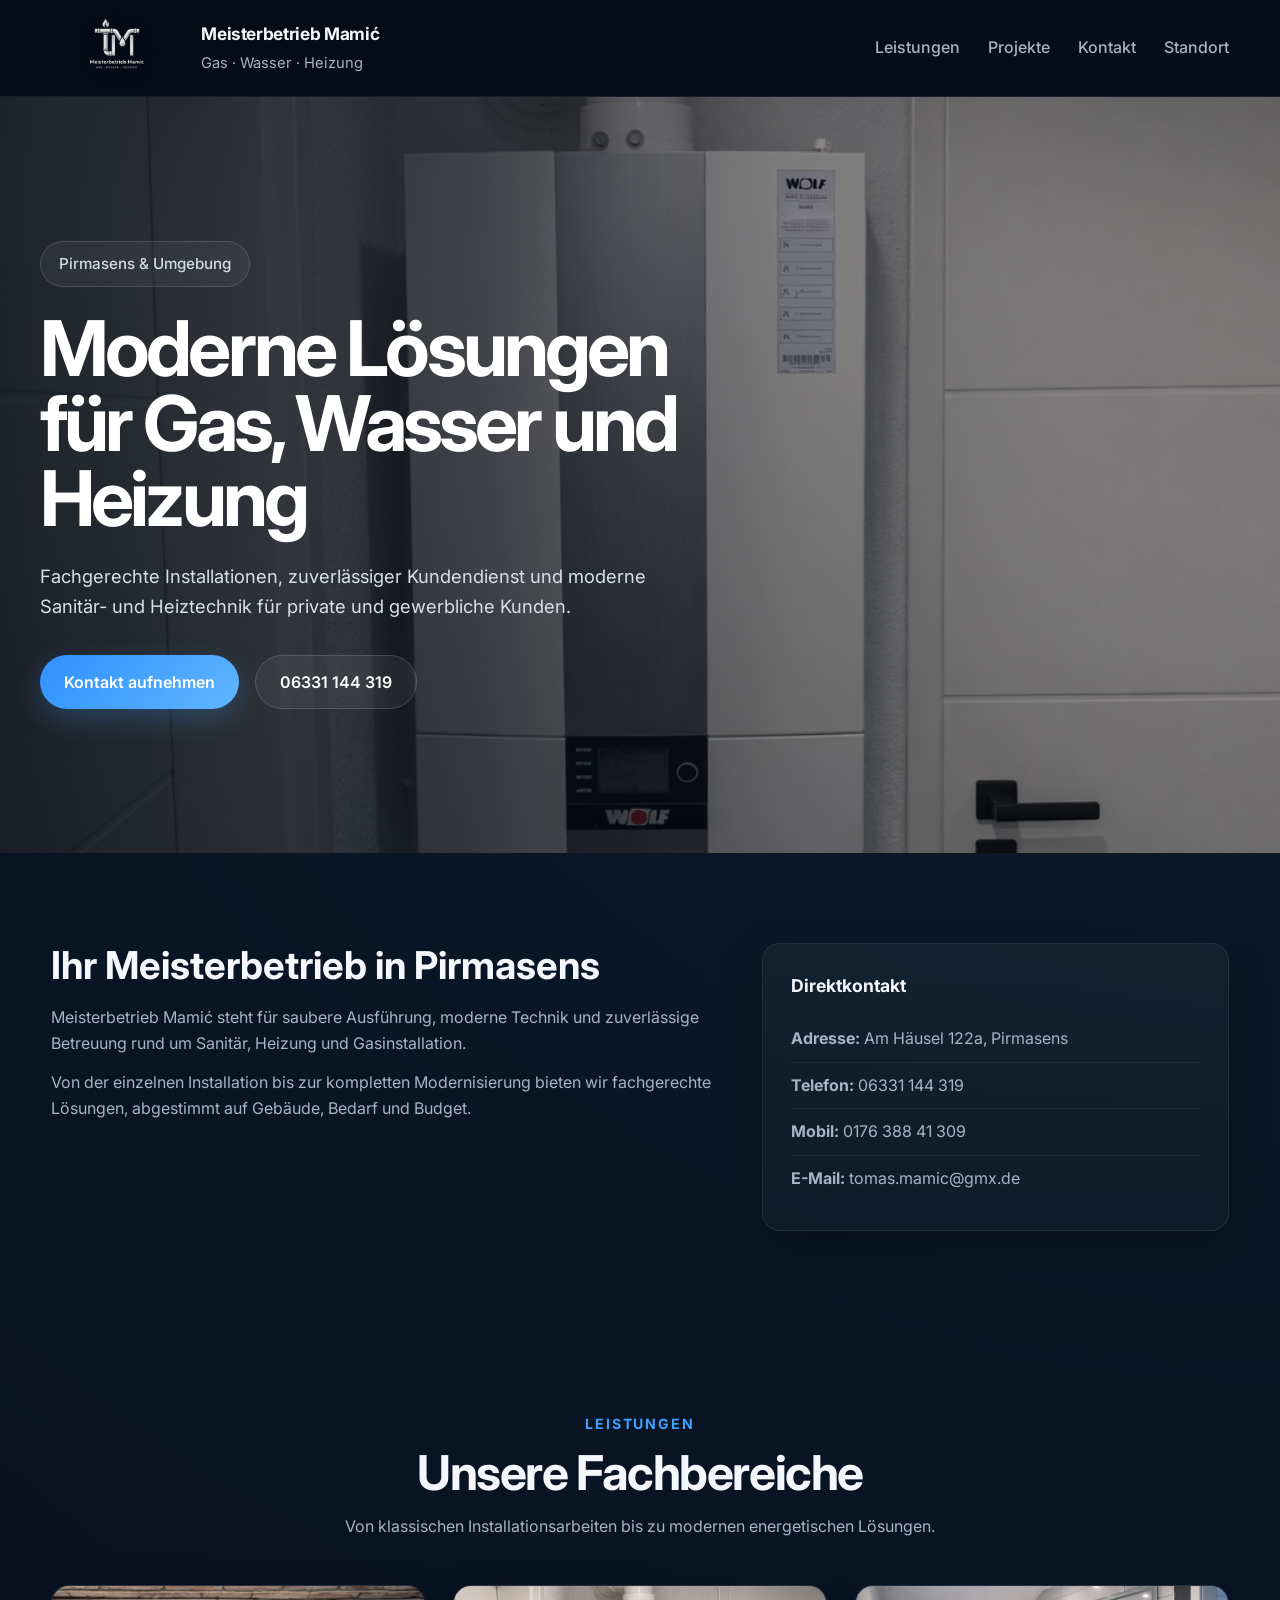
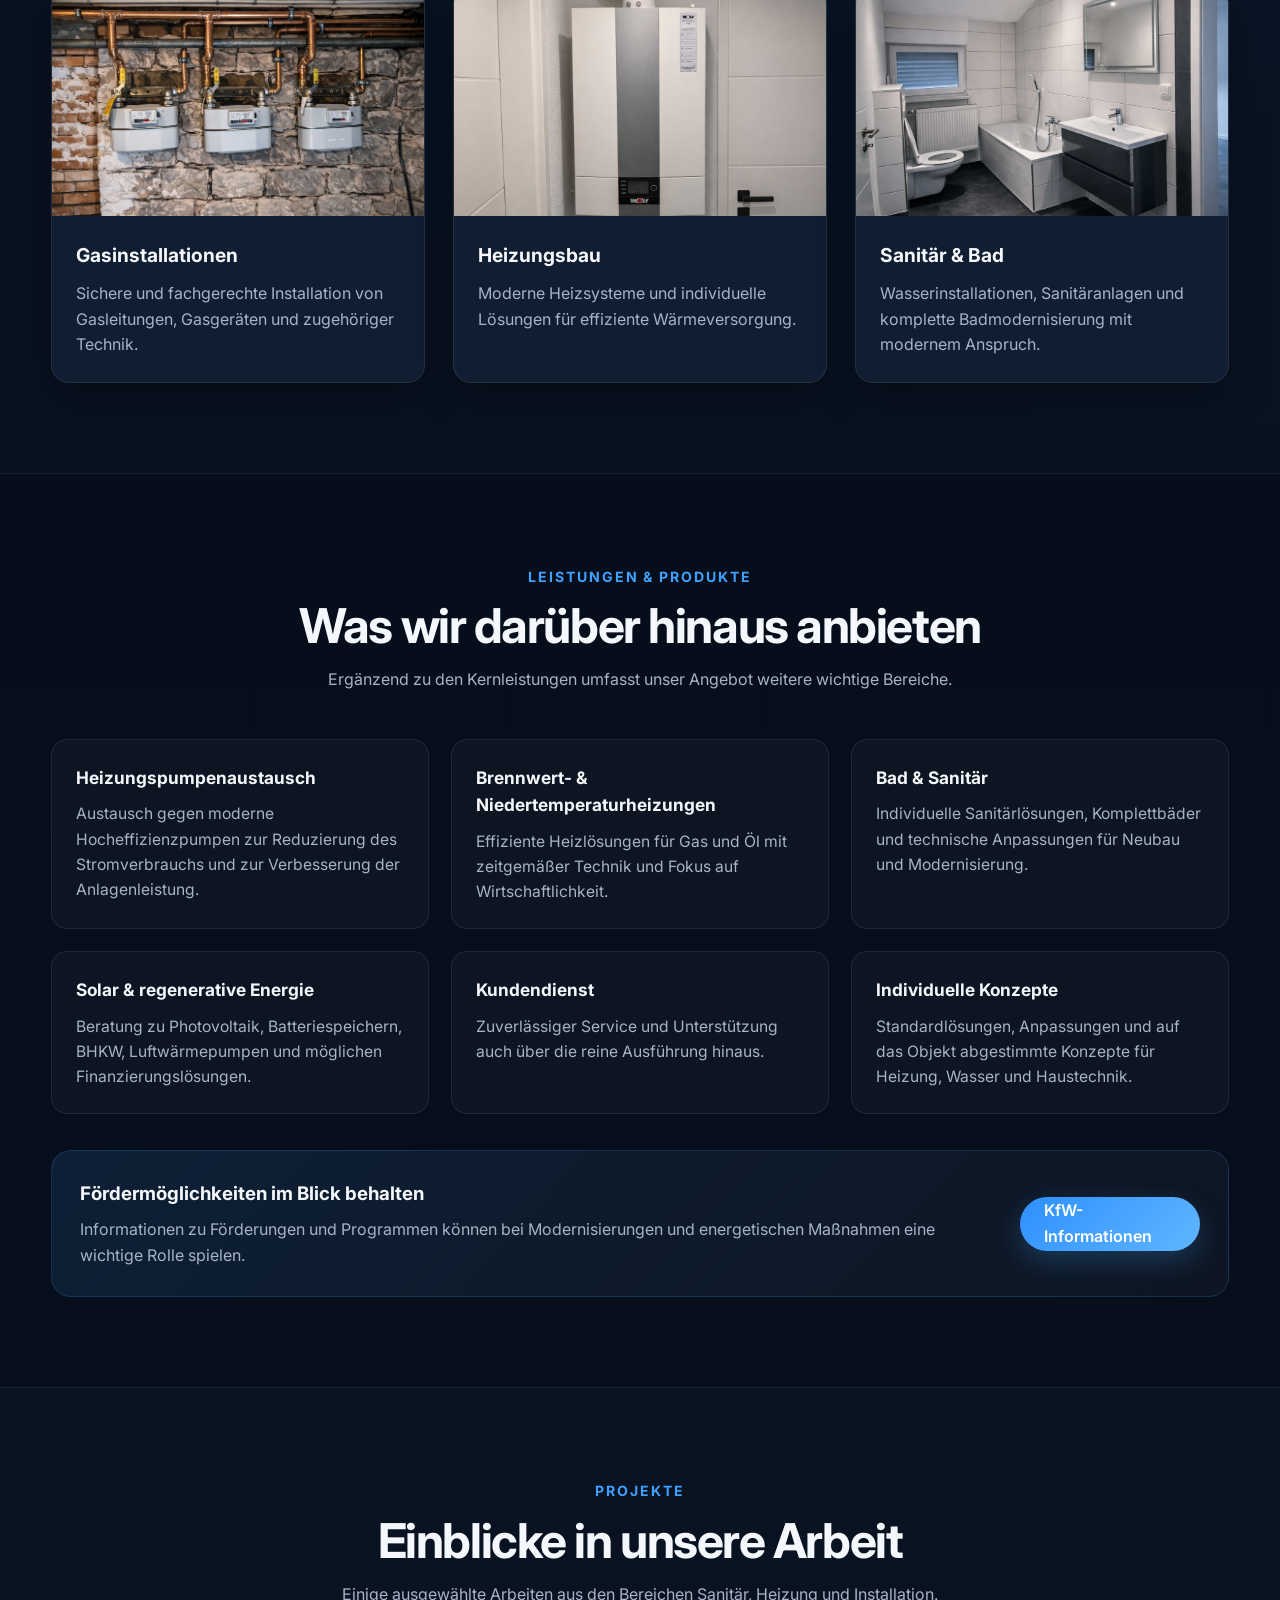
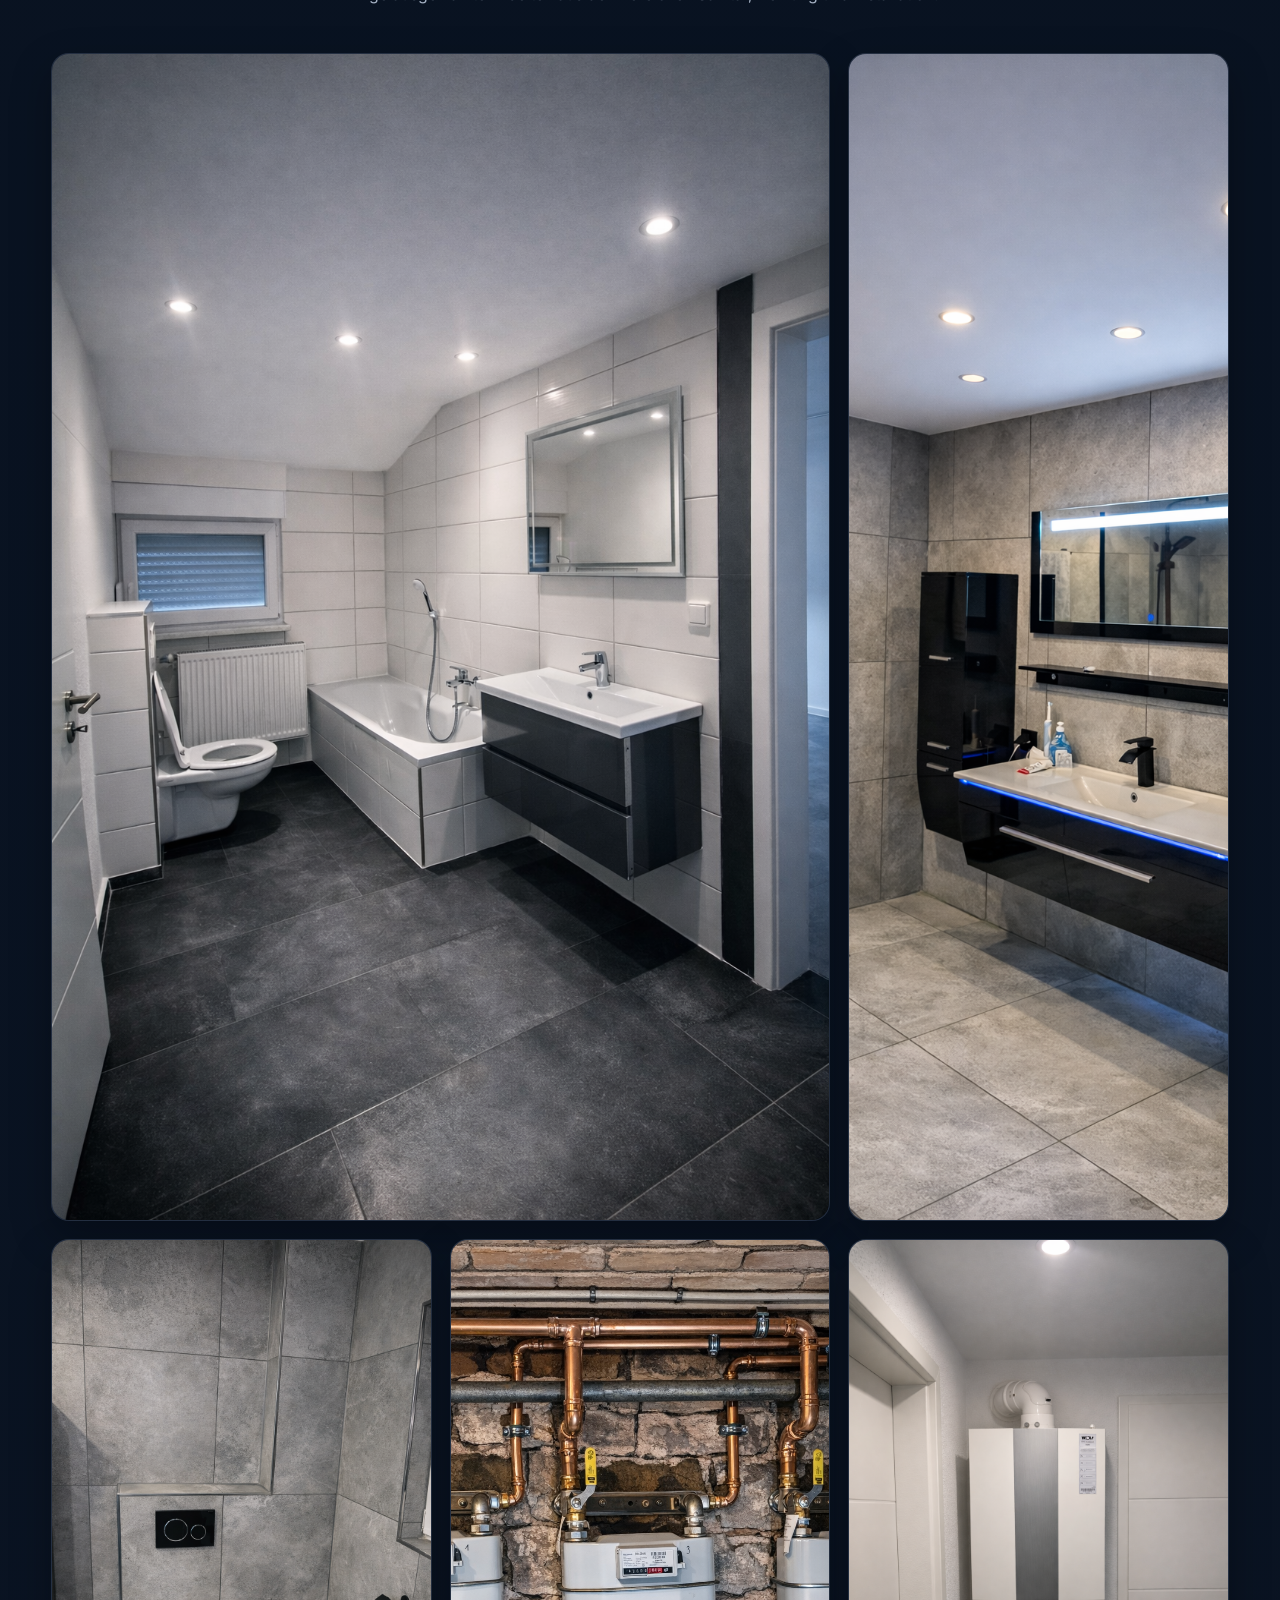
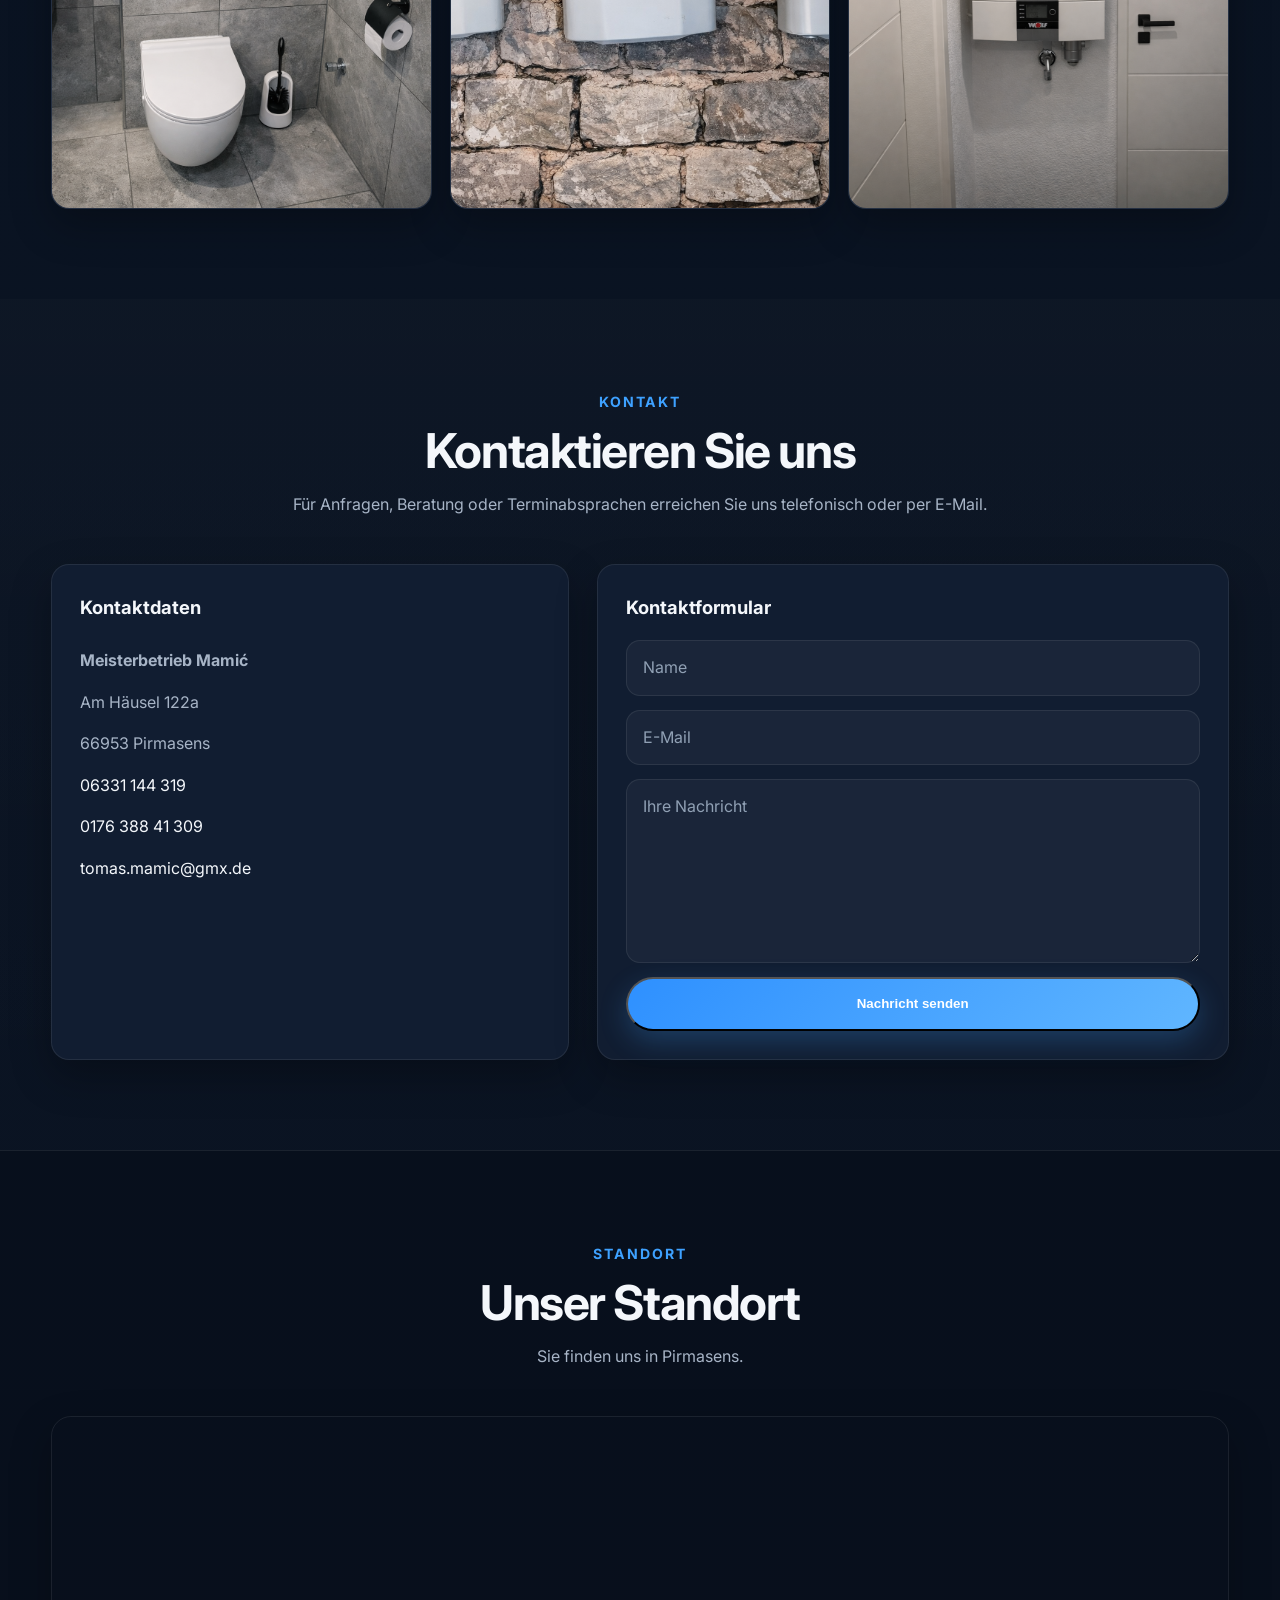
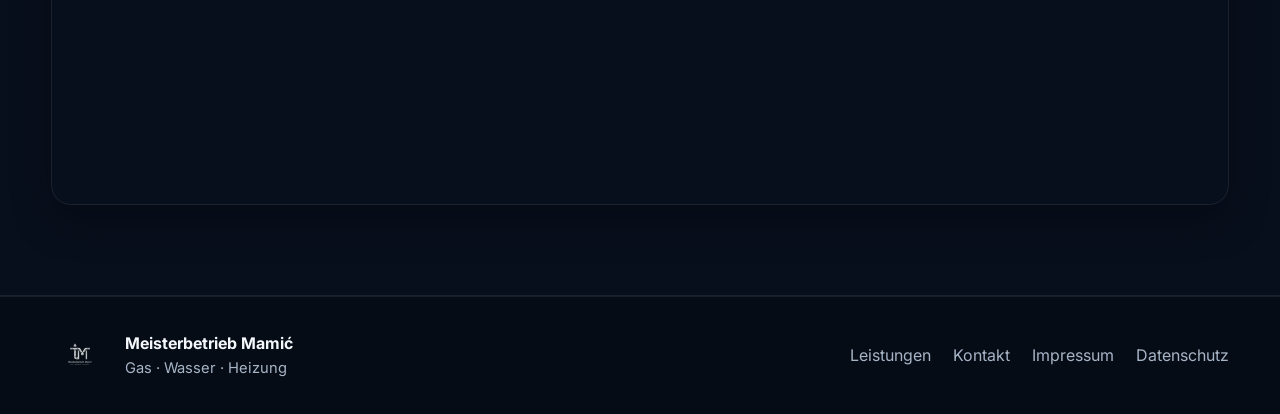
<file: index.html>
<!DOCTYPE html>
<html lang="de">
<head>
  <meta charset="UTF-8" />
  <meta name="viewport" content="width=device-width, initial-scale=1.0" />

  <title>Meisterbetrieb Mamić | Gas · Wasser · Heizung</title>
  <meta name="description" content="Meisterbetrieb Mamić in Pirmasens – Gas, Wasser und Heizung. Moderne Sanitärinstallationen, Heizungsbau, Gasinstallationen, Badmodernisierung und Kundendienst." />

  <link rel="stylesheet" href="style.css" />

  <link rel="preconnect" href="https://fonts.googleapis.com">
  <link rel="preconnect" href="https://fonts.gstatic.com" crossorigin>
  <link href="https://fonts.googleapis.com/css2?family=Inter:wght@300;400;500;600;700;800&display=swap" rel="stylesheet">
</head>
<body>

  <header class="header">
    <div class="container header-inner">
      <a href="#top" class="brand">
        <img src="assets/logo-neu.png" alt="Logo Meisterbetrieb Mamić" class="brand-logo">

        <div class="brand-text">
          <span class="brand-title">Meisterbetrieb Mamić</span>
          <span class="brand-subtitle">Gas · Wasser · Heizung</span>
        </div>
      </a>

      <nav class="nav">
        <a href="#leistungen">Leistungen</a>
        <a href="#projekte">Projekte</a>
        <a href="#kontakt">Kontakt</a>
        <a href="#standort">Standort</a>
      </nav>
    </div>
  </header>

  <main id="top">
    <section class="hero">
      <div class="hero-overlay"></div>

      <div class="container hero-inner">
        <div class="hero-copy">
          <div class="hero-badge">Pirmasens & Umgebung</div>

          <h1>Moderne Lösungen für Gas, Wasser und Heizung</h1>

          <p>
            Fachgerechte Installationen, zuverlässiger Kundendienst und moderne
            Sanitär- und Heiztechnik für private und gewerbliche Kunden.
          </p>

          <div class="hero-actions">
            <a href="#kontakt" class="btn btn-primary">Kontakt aufnehmen</a>
            <a href="tel:+496331144319" class="btn btn-secondary">06331 144 319</a>
          </div>
        </div>
      </div>
    </section>

    <section class="section intro">
      <div class="container intro-grid">
        <div>
          <h2>Ihr Meisterbetrieb in Pirmasens</h2>
          <p>
            Meisterbetrieb Mamić steht für saubere Ausführung, moderne Technik und
            zuverlässige Betreuung rund um Sanitär, Heizung und Gasinstallation.
          </p>
          <p>
            Von der einzelnen Installation bis zur kompletten Modernisierung bieten
            wir fachgerechte Lösungen, abgestimmt auf Gebäude, Bedarf und Budget.
          </p>
        </div>

        <div class="info-panel">
          <h3>Direktkontakt</h3>
          <ul>
            <li><strong>Adresse:</strong> Am Häusel 122a, Pirmasens</li>
            <li><strong>Telefon:</strong> 06331 144 319</li>
            <li><strong>Mobil:</strong> 0176 388 41 309</li>
            <li><strong>E-Mail:</strong> tomas.mamic@gmx.de</li>
          </ul>
        </div>
      </div>
    </section>

    <section id="leistungen" class="section">
      <div class="container">
        <div class="section-heading">
          <span class="eyebrow">Leistungen</span>
          <h2>Unsere Fachbereiche</h2>
          <p>
            Von klassischen Installationsarbeiten bis zu modernen energetischen Lösungen.
          </p>
        </div>

        <div class="services">
          <article class="service-card">
            <img src="assets/bild3.png" alt="Gasinstallation">
            <div class="service-card-content">
              <h3>Gasinstallationen</h3>
              <p>
                Sichere und fachgerechte Installation von Gasleitungen,
                Gasgeräten und zugehöriger Technik.
              </p>
            </div>
          </article>

          <article class="service-card">
            <img src="assets/bild2.png" alt="Heizungsbau">
            <div class="service-card-content">
              <h3>Heizungsbau</h3>
              <p>
                Moderne Heizsysteme und individuelle
                Lösungen für effiziente Wärmeversorgung.
              </p>
            </div>
          </article>

          <article class="service-card">
            <img src="assets/bild1.png" alt="Sanitärinstallation und Badmodernisierung">
            <div class="service-card-content">
              <h3>Sanitär & Bad</h3>
              <p>
                Wasserinstallationen, Sanitäranlagen und komplette
                Badmodernisierung mit modernem Anspruch.
              </p>
            </div>
          </article>
        </div>
      </div>
    </section>

    <section class="section section-dark">
      <div class="container">
        <div class="section-heading">
          <span class="eyebrow">Leistungen & Produkte</span>
          <h2>Was wir darüber hinaus anbieten</h2>
          <p>
            Ergänzend zu den Kernleistungen umfasst unser Angebot weitere wichtige Bereiche.
          </p>
        </div>

        <div class="feature-grid">
          <div class="feature-box">
            <h3>Heizungspumpenaustausch</h3>
            <p>
              Austausch gegen moderne Hocheffizienzpumpen zur Reduzierung des Stromverbrauchs
              und zur Verbesserung der Anlagenleistung.
            </p>
          </div>

          <div class="feature-box">
            <h3>Brennwert- & Niedertemperaturheizungen</h3>
            <p>
              Effiziente Heizlösungen für Gas und Öl mit zeitgemäßer Technik
              und Fokus auf Wirtschaftlichkeit.
            </p>
          </div>

          <div class="feature-box">
            <h3>Bad & Sanitär</h3>
            <p>
              Individuelle Sanitärlösungen, Komplettbäder und technische
              Anpassungen für Neubau und Modernisierung.
            </p>
          </div>

          <div class="feature-box">
            <h3>Solar & regenerative Energie</h3>
            <p>
              Beratung zu Photovoltaik, Batteriespeichern, BHKW,
              Luftwärmepumpen und möglichen Finanzierungslösungen.
            </p>
          </div>

          <div class="feature-box">
            <h3>Kundendienst</h3>
            <p>
              Zuverlässiger Service und Unterstützung auch über
              die reine Ausführung hinaus.
            </p>
          </div>

          <div class="feature-box">
            <h3>Individuelle Konzepte</h3>
            <p>
              Standardlösungen, Anpassungen und auf das Objekt abgestimmte
              Konzepte für Heizung, Wasser und Haustechnik.
            </p>
          </div>
        </div>

        <div class="cta-strip">
          <div>
            <h3>Fördermöglichkeiten im Blick behalten</h3>
            <p>
              Informationen zu Förderungen und Programmen können bei Modernisierungen
              und energetischen Maßnahmen eine wichtige Rolle spielen.
            </p>
          </div>
          <a class="btn btn-primary" href="https://www.kfw.de/kfw.de.html?kfwmc=KOM.Adwords.Corporate2013.C_KfWBRAND.KfWKredit/" target="_blank" rel="noopener">
            KfW-Informationen
          </a>
        </div>
      </div>
    </section>

    <section id="projekte" class="section">
      <div class="container">
        <div class="section-heading">
          <span class="eyebrow">Projekte</span>
          <h2>Einblicke in unsere Arbeit</h2>
          <p>
            Einige ausgewählte Arbeiten aus den Bereichen Sanitär, Heizung und Installation.
          </p>
        </div>

        <div class="gallery">
          <figure class="gallery-item gallery-large">
            <img src="assets/bild1.png" alt="Modernes Badezimmer mit bodengleicher Dusche">
          </figure>

          <figure class="gallery-item">
            <img src="assets/bild5.png" alt="Waschplatz und Duschbereich">
          </figure>

          <figure class="gallery-item">
            <img src="assets/bild4.png" alt="WC-Bereich mit moderner Fliesenoptik">
          </figure>

          <figure class="gallery-item">
            <img src="assets/bild3.png" alt="Installation und Technikbereich">
          </figure>

          <figure class="gallery-item">
            <img src="assets/bild2.png" alt="Heizungsanlage im Innenraum">
          </figure>
        </div>
      </div>
    </section>

    <section id="kontakt" class="section section-contact">
      <div class="container">
        <div class="section-heading">
          <span class="eyebrow">Kontakt</span>
          <h2>Kontaktieren Sie uns</h2>
          <p>
            Für Anfragen, Beratung oder Terminabsprachen erreichen Sie uns telefonisch oder per E-Mail.
          </p>
        </div>

        <div class="contact-grid">
          <div class="contact-card">
            <h3>Kontaktdaten</h3>
            <ul class="contact-list">
              <li><strong>Meisterbetrieb Mamić</strong></li>
              <li>Am Häusel 122a</li>
              <li>66953 Pirmasens</li>
              <li><a href="tel:+496331144319">06331 144 319</a></li>
              <li><a href="tel:+4917638841309">0176 388 41 309</a></li>
              <li><a href="mailto:tomas.mamic@gmx.de">tomas.mamic@gmx.de</a></li>
            </ul>
          </div>

          <div class="contact-card">
            <h3>Kontaktformular</h3>
            <form action="https://formsubmit.co/sanitaermamic@gmail.com" method="POST" class="contact-form">
              <input type="hidden" name="_captcha" value="false">
              <input type="hidden" name="_subject" value="Neue Anfrage über die Website">
              <input type="text" name="_honey" style="display:none">

              <input type="text" name="name" placeholder="Name" required>
              <input type="email" name="email" placeholder="E-Mail" required>
              <textarea name="message" rows="6" placeholder="Ihre Nachricht" required></textarea>

              <button type="submit" class="btn btn-primary btn-full">Nachricht senden</button>
            </form>
          </div>
        </div>
      </div>
    </section>

    <section id="standort" class="section section-dark">
      <div class="container">
        <div class="section-heading">
          <span class="eyebrow">Standort</span>
          <h2>Unser Standort</h2>
          <p>
            Sie finden uns in Pirmasens.
          </p>
        </div>

        <div class="map-wrapper">
          <iframe
            src="https://www.google.com/maps/embed?pb=!1m18!1m12!1m3!1d365.3684443454794!2d7.6236250796181375!3d49.21838052886192!2m3!1f0!2f0!3f0!3m2!1i1024!2i768!4f13.1!3m3!1m2!1s0x47967ba3b6beedc5%3A0xe1fe8d7981aab1dc!2sAm%20H%C3%A4usel%20122%2C%2066953%20Pirmasens!5e0!3m2!1sde!2sde!4v1745437515802!5m2!1sde!2sde"
            width="100%"
            height="380"
            style="border:0;"
            allowfullscreen=""
            loading="lazy"
            referrerpolicy="no-referrer-when-downgrade"
            title="Standort Meisterbetrieb Mamić">
          </iframe>
        </div>
      </div>
    </section>
  </main>

  <footer class="footer">
    <div class="container footer-inner">

      <div class="footer-brand">
        <img src="assets/logo-neu.png" alt="Logo Meisterbetrieb Mamić">

        <div>
          <strong>Meisterbetrieb Mamić</strong>
          <span>Gas · Wasser · Heizung</span>
        </div>
      </div>

      <div class="footer-links">
        <a href="#leistungen">Leistungen</a>
        <a href="#kontakt">Kontakt</a>
        <a href="impressum.html">Impressum</a>
        <a href="datenschutz.html">Datenschutz</a>
      </div>

    </div>
  </footer>

</body>
</html>
</file>
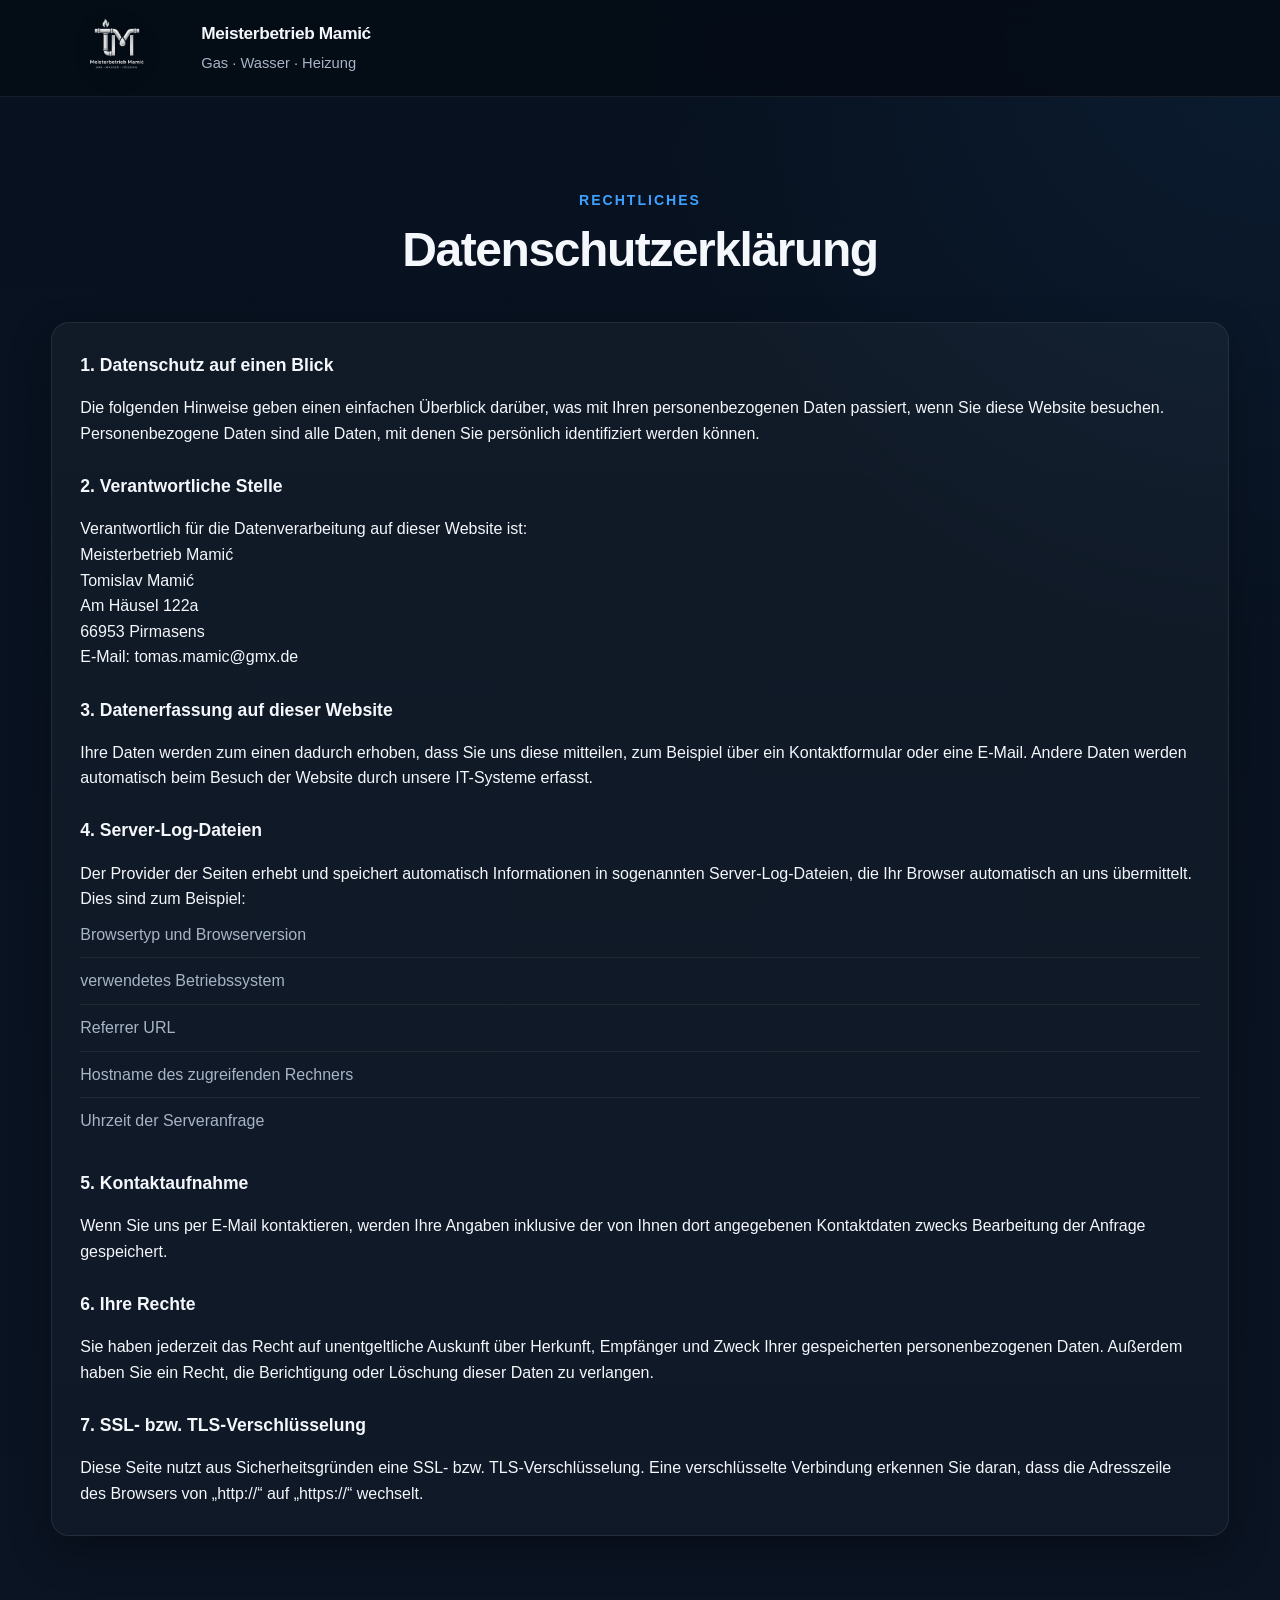
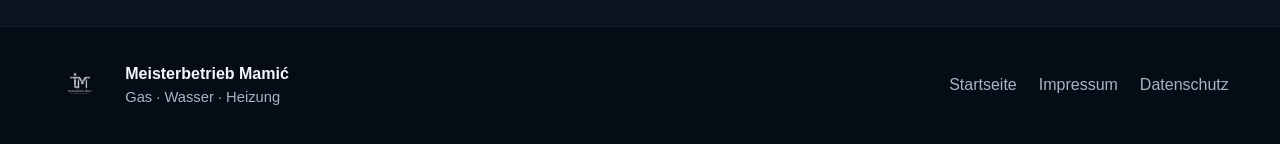
<file: datenschutz.html>
<!DOCTYPE html>
<html lang="de">
<head>

<meta charset="UTF-8">
<meta name="viewport" content="width=device-width, initial-scale=1.0">

<title>Datenschutz | Meisterbetrieb Mamić</title>

<link rel="stylesheet" href="style.css">

</head>

<body>

<header class="header">
  <div class="container header-inner">

    <a href="index.html" class="brand">
      <img src="assets/logo-neu.png" alt="Logo Meisterbetrieb Mamić" class="brand-logo">

      <div class="brand-text">
        <span class="brand-title">Meisterbetrieb Mamić</span>
        <span class="brand-subtitle">Gas · Wasser · Heizung</span>
      </div>
    </a>

  </div>
</header>


<section class="section">

<div class="container">

<div class="section-heading">

<span class="eyebrow">Rechtliches</span>

<h2>Datenschutzerklärung</h2>

</div>


<div class="info-panel">

<h3>1. Datenschutz auf einen Blick</h3>

<p>
Die folgenden Hinweise geben einen einfachen Überblick darüber, was mit Ihren personenbezogenen Daten passiert, 
wenn Sie diese Website besuchen. Personenbezogene Daten sind alle Daten, mit denen Sie persönlich identifiziert 
werden können.
</p>

<br>

<h3>2. Verantwortliche Stelle</h3>

<p>
Verantwortlich für die Datenverarbeitung auf dieser Website ist:
</p>

<p>
Meisterbetrieb Mamić<br>
Tomislav Mamić<br>
Am Häusel 122a<br>
66953 Pirmasens<br>
E-Mail: tomas.mamic@gmx.de
</p>

<br>

<h3>3. Datenerfassung auf dieser Website</h3>

<p>
Ihre Daten werden zum einen dadurch erhoben, dass Sie uns diese mitteilen, zum Beispiel über ein Kontaktformular 
oder eine E-Mail. Andere Daten werden automatisch beim Besuch der Website durch unsere IT-Systeme erfasst.
</p>

<br>

<h3>4. Server-Log-Dateien</h3>

<p>
Der Provider der Seiten erhebt und speichert automatisch Informationen in sogenannten Server-Log-Dateien, 
die Ihr Browser automatisch an uns übermittelt. Dies sind zum Beispiel:
</p>

<ul>
<li>Browsertyp und Browserversion</li>
<li>verwendetes Betriebssystem</li>
<li>Referrer URL</li>
<li>Hostname des zugreifenden Rechners</li>
<li>Uhrzeit der Serveranfrage</li>
</ul>

<br>

<h3>5. Kontaktaufnahme</h3>

<p>
Wenn Sie uns per E-Mail kontaktieren, werden Ihre Angaben inklusive der von Ihnen dort angegebenen 
Kontaktdaten zwecks Bearbeitung der Anfrage gespeichert.
</p>

<br>

<h3>6. Ihre Rechte</h3>

<p>
Sie haben jederzeit das Recht auf unentgeltliche Auskunft über Herkunft, Empfänger und Zweck Ihrer gespeicherten 
personenbezogenen Daten. Außerdem haben Sie ein Recht, die Berichtigung oder Löschung dieser Daten zu verlangen.
</p>

<br>

<h3>7. SSL- bzw. TLS-Verschlüsselung</h3>

<p>
Diese Seite nutzt aus Sicherheitsgründen eine SSL- bzw. TLS-Verschlüsselung. Eine verschlüsselte Verbindung 
erkennen Sie daran, dass die Adresszeile des Browsers von „http://“ auf „https://“ wechselt.
</p>

</div>

</div>

</section>


<footer class="footer">

<div class="container footer-inner">

<div class="footer-brand">

<img src="assets/logo-neu.png" alt="Logo Meisterbetrieb Mamić">

<div>
<strong>Meisterbetrieb Mamić</strong>
<span>Gas · Wasser · Heizung</span>
</div>

</div>

<div class="footer-links">
<a href="index.html">Startseite</a>
<a href="impressum.html">Impressum</a>
<a href="datenschutz.html">Datenschutz</a>
</div>

</div>

</footer>

</body>
</html>
</file>
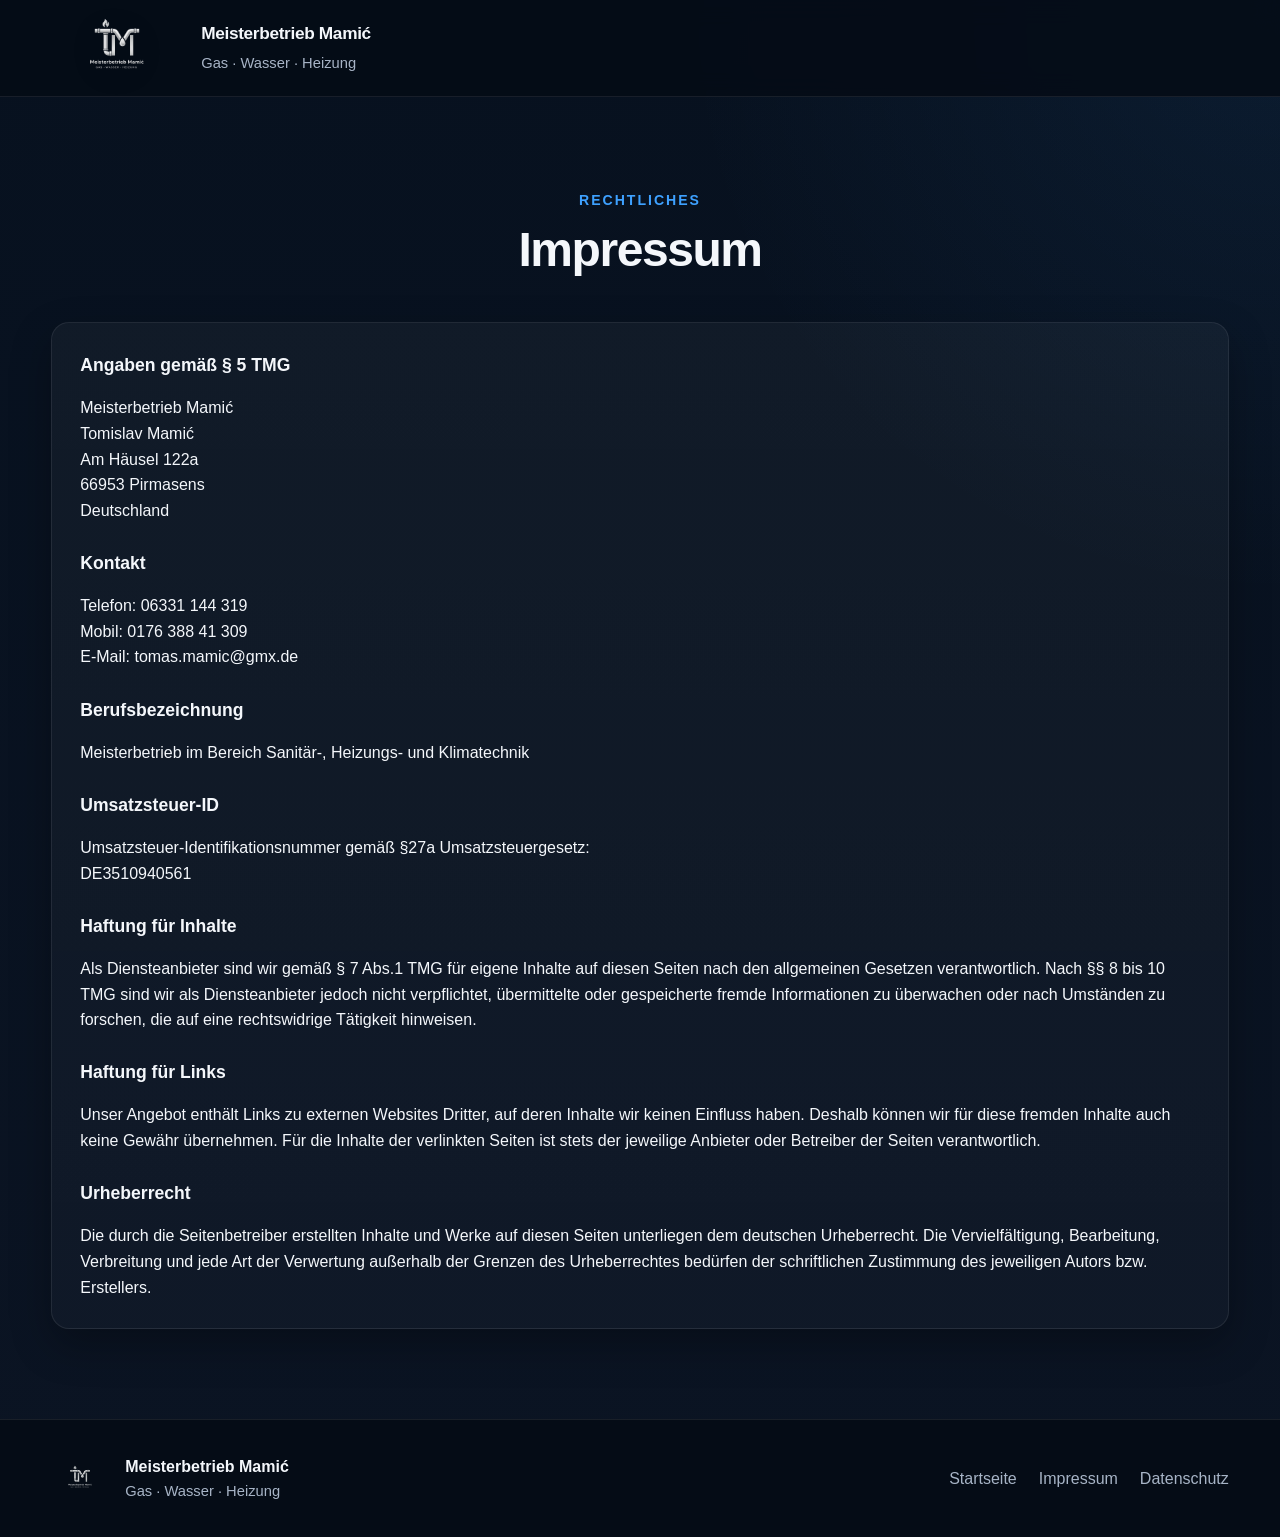
<file: impressum.html>
<!DOCTYPE html>
<html lang="de">
<head>

<meta charset="UTF-8">
<meta name="viewport" content="width=device-width, initial-scale=1.0">

<title>Impressum | Meisterbetrieb Mamić</title>

<link rel="stylesheet" href="style.css">

</head>

<body>

<header class="header">
  <div class="container header-inner">

    <a href="index.html" class="brand">
      <img src="assets/logo-neu.png" alt="Logo Meisterbetrieb Mamić" class="brand-logo">

      <div class="brand-text">
        <span class="brand-title">Meisterbetrieb Mamić</span>
        <span class="brand-subtitle">Gas · Wasser · Heizung</span>
      </div>
    </a>

  </div>
</header>


<section class="section">

<div class="container">

<div class="section-heading">

<span class="eyebrow">Rechtliches</span>

<h2>Impressum</h2>

</div>


<div class="info-panel">

<h3>Angaben gemäß § 5 TMG</h3>

<p>
Meisterbetrieb Mamić<br>
Tomislav Mamić<br>
Am Häusel 122a<br>
66953 Pirmasens<br>
Deutschland
</p>

<br>

<h3>Kontakt</h3>

<p>
Telefon: 06331 144 319<br>
Mobil: 0176 388 41 309<br>
E-Mail: tomas.mamic@gmx.de
</p>

<br>

<h3>Berufsbezeichnung</h3>

<p>
Meisterbetrieb im Bereich Sanitär-, Heizungs- und Klimatechnik
</p>

<br>

<h3>Umsatzsteuer-ID</h3>

<p>
Umsatzsteuer-Identifikationsnummer gemäß §27a Umsatzsteuergesetz:<br>
DE3510940561
</p>

<br>

<h3>Haftung für Inhalte</h3>

<p>
Als Diensteanbieter sind wir gemäß § 7 Abs.1 TMG für eigene Inhalte auf diesen Seiten nach den allgemeinen Gesetzen verantwortlich. 
Nach §§ 8 bis 10 TMG sind wir als Diensteanbieter jedoch nicht verpflichtet, übermittelte oder gespeicherte fremde Informationen 
zu überwachen oder nach Umständen zu forschen, die auf eine rechtswidrige Tätigkeit hinweisen.
</p>

<br>

<h3>Haftung für Links</h3>

<p>
Unser Angebot enthält Links zu externen Websites Dritter, auf deren Inhalte wir keinen Einfluss haben. 
Deshalb können wir für diese fremden Inhalte auch keine Gewähr übernehmen. Für die Inhalte der verlinkten Seiten 
ist stets der jeweilige Anbieter oder Betreiber der Seiten verantwortlich.
</p>

<br>

<h3>Urheberrecht</h3>

<p>
Die durch die Seitenbetreiber erstellten Inhalte und Werke auf diesen Seiten unterliegen dem deutschen Urheberrecht. 
Die Vervielfältigung, Bearbeitung, Verbreitung und jede Art der Verwertung außerhalb der Grenzen des Urheberrechtes 
bedürfen der schriftlichen Zustimmung des jeweiligen Autors bzw. Erstellers.
</p>

</div>

</div>

</section>


<footer class="footer">

<div class="container footer-inner">

<div class="footer-brand">

<img src="assets/logo-neu.png" alt="Logo Meisterbetrieb Mamić">

<div>
<strong>Meisterbetrieb Mamić</strong>
<span>Gas · Wasser · Heizung</span>
</div>

</div>

<div class="footer-links">
<a href="index.html">Startseite</a>
<a href="impressum.html">Impressum</a>
<a href="datenschutz.html">Datenschutz</a>
</div>

</div>

</footer>

</body>
</html>
</file>
<file: style.css>
* {
  margin: 0;
  padding: 0;
  box-sizing: border-box;
}

:root {
  --bg: #07111f;
  --bg-soft: #0d1728;
  --bg-card: #111d31;
  --bg-dark: #050c16;
  --text: #f4f7fb;
  --text-soft: #a7b4c6;
  --line: rgba(255, 255, 255, 0.08);
  --accent: #3ea1ff;
  --accent-strong: #2e90ff;
  --shadow: 0 16px 40px rgba(0, 0, 0, 0.28);
  --radius: 18px;
  --container: 1240px;
}

html {
  scroll-behavior: smooth;
}

body {
  font-family: "Inter", sans-serif;
  background:
    radial-gradient(circle at top right, rgba(62, 161, 255, 0.08), transparent 30%),
    linear-gradient(180deg, #07111f 0%, #0b1423 100%);
  color: var(--text);
  line-height: 1.6;
}

img {
  max-width: 100%;
  display: block;
}

a {
  color: inherit;
  text-decoration: none;
}

.container {
  width: min(92%, var(--container));
  margin: 0 auto;
}

/* =========================
   HEADER
========================= */

.header {
  position: sticky;
  top: 0;
  z-index: 1000;
  background: rgba(5, 12, 22, 0.88);
  backdrop-filter: blur(12px);
  border-bottom: 1px solid var(--line);
}

.header-inner {
  min-height: 96px;
  display: flex;
  align-items: center;
  justify-content: space-between;
  gap: 32px;
}

.brand {
  display: flex;
  align-items: center;
  gap: 18px;
  flex-shrink: 0;
}

.brand-logo {
  width: 132px;
  height: auto;
  object-fit: contain;
  display: block;
  opacity: 0.96;
  filter: drop-shadow(0 8px 18px rgba(0, 0, 0, 0.22));
}

.brand-text {
  display: flex;
  flex-direction: column;
  gap: 4px;
}

.brand-title {
  font-size: 1.08rem;
  font-weight: 700;
  color: var(--text);
  letter-spacing: -0.02em;
}

.brand-subtitle {
  font-size: 0.92rem;
  color: var(--text-soft);
}

.nav {
  display: flex;
  align-items: center;
  gap: 28px;
}

.nav a {
  color: var(--text-soft);
  font-weight: 500;
  transition: color 0.25s ease;
}

.nav a:hover {
  color: var(--text);
}

/* =========================
   HERO
========================= */

.hero {
  position: relative;
  min-height: 84vh;
  background-image: url("assets/bild2.png");
  background-size: cover;
  background-position: center;
  display: flex;
  align-items: center;
}

.hero-overlay {
  position: absolute;
  inset: 0;
  background:
    linear-gradient(
      90deg,
      rgba(5, 12, 22, 0.88) 0%,
      rgba(5, 12, 22, 0.72) 38%,
      rgba(5, 12, 22, 0.46) 62%,
      rgba(5, 12, 22, 0.26) 100%
    );
}

.hero-inner {
  position: relative;
  z-index: 2;
  width: 100%;
  padding-top: 90px;
  padding-bottom: 90px;
}

.hero-copy {
  max-width: 720px;
  padding-left: 40px;
}

.hero-badge {
  display: inline-block;
  margin-bottom: 24px;
  padding: 10px 18px;
  border-radius: 999px;
  border: 1px solid rgba(255, 255, 255, 0.14);
  background: rgba(255, 255, 255, 0.05);
  color: #d2dbe6;
  font-size: 0.95rem;
  font-weight: 500;
}

.hero h1 {
  max-width: 700px;
  font-size: clamp(3.4rem, 6vw, 5.8rem);
  line-height: 0.98;
  letter-spacing: -0.05em;
  margin-bottom: 24px;
  color: #ffffff;
}

.hero p {
  max-width: 640px;
  font-size: 1.15rem;
  line-height: 1.65;
  color: #d8e0ea;
  margin-bottom: 34px;
}

.hero-actions {
  display: flex;
  flex-wrap: wrap;
  gap: 16px;
}

/* =========================
   BUTTONS
========================= */

.btn {
  display: inline-flex;
  align-items: center;
  justify-content: center;
  min-height: 54px;
  padding: 0 24px;
  border-radius: 999px;
  font-weight: 600;
  transition:
    transform 0.2s ease,
    background 0.2s ease,
    border-color 0.2s ease,
    box-shadow 0.2s ease;
}

.btn:hover {
  transform: translateY(-1px);
}

.btn-primary {
  background: linear-gradient(135deg, var(--accent-strong), #60b6ff);
  color: #ffffff;
  box-shadow: 0 10px 28px rgba(62, 161, 255, 0.24);
}

.btn-primary:hover {
  box-shadow: 0 14px 34px rgba(62, 161, 255, 0.28);
}

.btn-secondary {
  background: rgba(255, 255, 255, 0.06);
  border: 1px solid rgba(255, 255, 255, 0.14);
  color: #ffffff;
}

.btn-full {
  width: 100%;
}

/* =========================
   SECTIONS
========================= */

.section {
  padding: 90px 0;
}

.section-dark {
  background: rgba(5, 12, 22, 0.48);
  border-top: 1px solid var(--line);
  border-bottom: 1px solid var(--line);
}

.section-heading {
  max-width: 760px;
  margin: 0 auto 46px;
  text-align: center;
}

.eyebrow {
  display: inline-block;
  margin-bottom: 12px;
  color: var(--accent);
  font-size: 0.88rem;
  font-weight: 700;
  letter-spacing: 0.14em;
  text-transform: uppercase;
}

.section-heading h2 {
  font-size: clamp(2rem, 4vw, 3rem);
  line-height: 1.1;
  letter-spacing: -0.03em;
  margin-bottom: 14px;
}

.section-heading p {
  color: var(--text-soft);
}

/* =========================
   INTRO
========================= */

.intro-grid {
  display: grid;
  grid-template-columns: 1.3fr 0.9fr;
  gap: 36px;
  align-items: start;
}

.intro h2 {
  font-size: clamp(2rem, 3vw, 2.5rem);
  line-height: 1.15;
  margin-bottom: 18px;
}

.intro p {
  color: var(--text-soft);
  margin-bottom: 14px;
}

.info-panel {
  background: linear-gradient(
    180deg,
    rgba(255, 255, 255, 0.04),
    rgba(255, 255, 255, 0.025)
  );
  border: 1px solid var(--line);
  border-radius: var(--radius);
  padding: 28px;
  box-shadow: var(--shadow);
}

.info-panel h3 {
  margin-bottom: 16px;
  font-size: 1.1rem;
}

.info-panel ul {
  list-style: none;
}

.info-panel li {
  padding: 10px 0;
  border-bottom: 1px solid rgba(255, 255, 255, 0.06);
  color: var(--text-soft);
}

.info-panel li:last-child {
  border-bottom: none;
}

/* =========================
   SERVICES
========================= */

.services {
  display: grid;
  grid-template-columns: repeat(3, 1fr);
  gap: 28px;
}

.service-card {
  background: var(--bg-card);
  border: 1px solid var(--line);
  border-radius: var(--radius);
  overflow: hidden;
  box-shadow: var(--shadow);
  transition: transform 0.25s ease, border-color 0.25s ease;
}

.service-card:hover {
  transform: translateY(-4px);
  border-color: rgba(255, 255, 255, 0.15);
}

.service-card img {
  width: 100%;
  height: 230px;
  object-fit: cover;
}

.service-card-content {
  padding: 24px;
}

.service-card h3 {
  margin-bottom: 10px;
  font-size: 1.2rem;
}

.service-card p {
  color: var(--text-soft);
}

/* =========================
   FEATURES
========================= */

.feature-grid {
  display: grid;
  grid-template-columns: repeat(3, 1fr);
  gap: 22px;
}

.feature-box {
  padding: 24px;
  background: rgba(255, 255, 255, 0.03);
  border: 1px solid var(--line);
  border-radius: 16px;
}

.feature-box h3 {
  margin-bottom: 10px;
  font-size: 1.08rem;
}

.feature-box p {
  color: var(--text-soft);
  font-size: 0.98rem;
}

.cta-strip {
  margin-top: 36px;
  padding: 28px;
  background: linear-gradient(
    135deg,
    rgba(62, 161, 255, 0.12),
    rgba(255, 255, 255, 0.03)
  );
  border: 1px solid rgba(62, 161, 255, 0.18);
  border-radius: 20px;
  display: flex;
  align-items: center;
  justify-content: space-between;
  gap: 24px;
}

.cta-strip h3 {
  margin-bottom: 8px;
}

.cta-strip p {
  color: var(--text-soft);
}

/* =========================
   GALLERY
========================= */

.gallery {
  display: grid;
  grid-template-columns: repeat(12, 1fr);
  gap: 18px;
}

.gallery-item {
  grid-column: span 4;
  overflow: hidden;
  border-radius: 18px;
  border: 1px solid var(--line);
  background: var(--bg-card);
  box-shadow: var(--shadow);
}

.gallery-large {
  grid-column: span 8;
}

.gallery-item img {
  width: 100%;
  height: 100%;
  min-height: 250px;
  object-fit: cover;
  transition: transform 0.35s ease;
}

.gallery-item:hover img {
  transform: scale(1.03);
}

/* =========================
   CONTACT
========================= */

.section-contact {
  background: linear-gradient(
    180deg,
    rgba(255, 255, 255, 0.015),
    rgba(255, 255, 255, 0)
  );
}

.contact-grid {
  display: grid;
  grid-template-columns: 0.9fr 1.1fr;
  gap: 28px;
}

.contact-card {
  padding: 28px;
  background: var(--bg-card);
  border: 1px solid var(--line);
  border-radius: 18px;
  box-shadow: var(--shadow);
}

.contact-card h3 {
  margin-bottom: 18px;
  font-size: 1.15rem;
}

.contact-list {
  list-style: none;
}

.contact-list li {
  padding: 8px 0;
  color: var(--text-soft);
}

.contact-list a {
  color: var(--text);
}

.contact-form {
  display: grid;
  gap: 14px;
}

.contact-form input,
.contact-form textarea {
  width: 100%;
  border: 1px solid var(--line);
  background: rgba(255, 255, 255, 0.04);
  color: var(--text);
  border-radius: 14px;
  padding: 14px 16px;
  font: inherit;
}

.contact-form input::placeholder,
.contact-form textarea::placeholder {
  color: #90a0b4;
}

.contact-form input:focus,
.contact-form textarea:focus {
  outline: none;
  border-color: rgba(62, 161, 255, 0.45);
  box-shadow: 0 0 0 4px rgba(62, 161, 255, 0.12);
}

/* =========================
   MAP
========================= */

.map-wrapper {
  overflow: hidden;
  border-radius: 20px;
  border: 1px solid var(--line);
  box-shadow: var(--shadow);
}

/* =========================
   FOOTER
========================= */

.footer {
  padding: 34px 0;
  background: var(--bg-dark);
  border-top: 1px solid var(--line);
}

.footer-inner {
  display: flex;
  justify-content: space-between;
  align-items: center;
  gap: 24px;
}

.footer-brand {
  display: flex;
  align-items: center;
  gap: 16px;
}

.footer-logo-wrap img,
.footer-brand img {
  width: 58px;
  height: auto;
  object-fit: contain;
  opacity: 0.9;
}

.footer-brand div {
  display: flex;
  flex-direction: column;
}

.footer-brand span {
  color: var(--text-soft);
  font-size: 0.92rem;
}

.footer-links {
  display: flex;
  gap: 22px;
}

.footer-links a {
  color: var(--text-soft);
}

.footer-links a:hover {
  color: var(--text);
}

/* =========================
   RESPONSIVE
========================= */

@media (max-width: 1024px) {
  .intro-grid,
  .services,
  .feature-grid,
  .contact-grid {
    grid-template-columns: 1fr;
  }

  .gallery-item,
  .gallery-large {
    grid-column: span 12;
  }

  .cta-strip {
    flex-direction: column;
    align-items: flex-start;
  }
}

@media (max-width: 900px) {
  .header-inner {
    flex-direction: column;
    justify-content: center;
    padding: 18px 0;
  }

  .nav {
    flex-wrap: wrap;
    justify-content: center;
    gap: 16px;
  }

  .hero {
    min-height: 78vh;
    background-position: center;
  }

  .hero-copy {
    max-width: 100%;
    padding-left: 0;
    text-align: center;
  }

  .hero h1 {
    font-size: clamp(2.7rem, 10vw, 4.4rem);
  }

  .hero p {
    margin-left: auto;
    margin-right: auto;
  }

  .hero-actions {
    justify-content: center;
  }
}

@media (max-width: 760px) {
  .header-inner {
    min-height: auto;
    padding: 12px 0 10px;
    gap: 10px;
  }

  .brand {
    flex-direction: column;
    align-items: center;
    text-align: center;
    gap: 8px;
  }

  .brand-logo {
    width: 72px;
  }

  .brand-text {
    gap: 1px;
  }

  .brand-title {
    font-size: 0.98rem;
  }

  .brand-subtitle {
    font-size: 0.8rem;
  }

  .nav {
    gap: 12px 18px;
    flex-wrap: wrap;
    justify-content: center;
  }

  .nav a {
    font-size: 0.95rem;
  }

  .hero {
    min-height: 72vh;
    background-position: center;
  }

  .hero-inner {
    padding-top: 56px;
    padding-bottom: 56px;
  }

  .hero-copy {
    max-width: 100%;
    padding-left: 0;
    text-align: center;
  }

  .hero h1 {
    font-size: clamp(2.4rem, 10vw, 4rem);
  }

  .hero p {
    margin-left: auto;
    margin-right: auto;
  }

  .hero-actions {
    justify-content: center;
  }

  .footer-inner {
    flex-direction: column;
    text-align: center;
  }

  .footer-brand {
    flex-direction: column;
  }

  .footer-links {
    flex-wrap: wrap;
    justify-content: center;
  }
}
</file>
